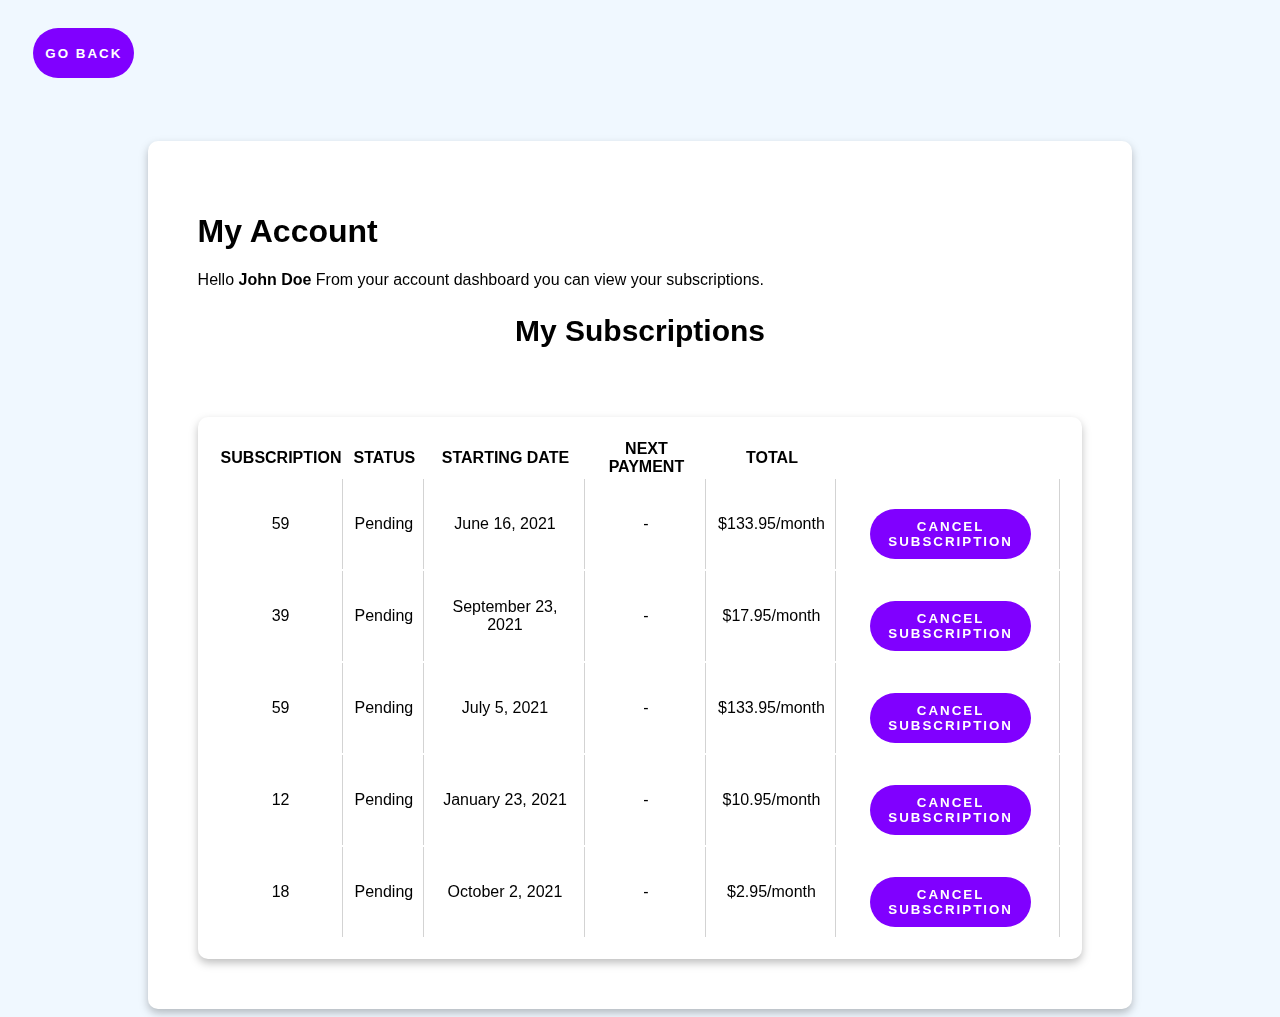
<file: Mounir/subscription.html>
<!DOCTYPE html>
<html>
<head>
    <title>My Accounts</title>
    
    <link rel="stylesheet" href="mystyle.css">
</head>
<body>
    <header>
        <div>
            <button type="button" onclick="location.href='../index.html';" style="width: 8%;">Go back</button>
        </div>
    </header>
    <div class="mainContainer">
        <h1>My Account</h1>

        <p>Hello <b>John Doe</b> From your account dashboard you can view your subscriptions.</p>
        <h2>My Subscriptions</h2>

        <div class="containerPlans">
            <div class="plans">

                <table id="data_table">
                    <thead>
                    <tr>
                    <th>SUBSCRIPTION</th>
                    <th>STATUS</th>
                    <th>STARTING DATE</th>
                    <th>NEXT PAYMENT</th>
                    <th>TOTAL</th>
                    <th></th>
                    </tr>
                    </thead>
                    <tbody>
                    <tr>
                    <td>59</td>
                    <td>Pending</td>
                    <td>June 16, 2021</td>
                    <td>-</td>
                    <td>$133.95/month</td>
                    <td>
                        <button type="button" onclick="SomeDeleteRowFunction(this)"> Cancel subscription </button> 
                    </td>
                    </tr>
                    <tr>
                        <td>39</td>
                        <td>Pending</td>
                        <td>September 23, 2021</td>
                        <td>-</td>
                        <td>$17.95/month</td>
                        <td>
                            <button type="button" onclick="SomeDeleteRowFunction(this)"> Cancel subscription </button> 
                        </td>
                    </tr>
                    <tr>
                    <td>59</td>
                    <td>Pending</td>
                    <td>July 5, 2021</td>
                    <td>-</td>
                    <td>$133.95/month</td>
                    <td>
                        <button type="button" onclick="SomeDeleteRowFunction(this)"> Cancel subscription </button> 
                    </td>
                    </tr>
                    <tr>
                        <td>12</td>
                        <td>Pending</td>
                        <td>January 23, 2021</td>
                        <td>-</td>
                        <td>$10.95/month</td>
                        <td>
                            <button type="button" onclick="SomeDeleteRowFunction(this)"> Cancel subscription </button> 
                        </td>
                    </tr>
                    <tr>
                        <td>18</td>
                        <td>Pending</td>
                        <td>October 2, 2021</td>
                        <td>-</td>
                        <td>$2.95/month</td>
                        <td>
                            <button type="button" onclick="SomeDeleteRowFunction(this)"> Cancel subscription </button> 
                        </td>
                    </tr>
                    </tbody>
                </table>
            </div>
        </div>
    </div>
    <script src="functions.js" type="text/javascript"></script>
</body>
</html>
</file>
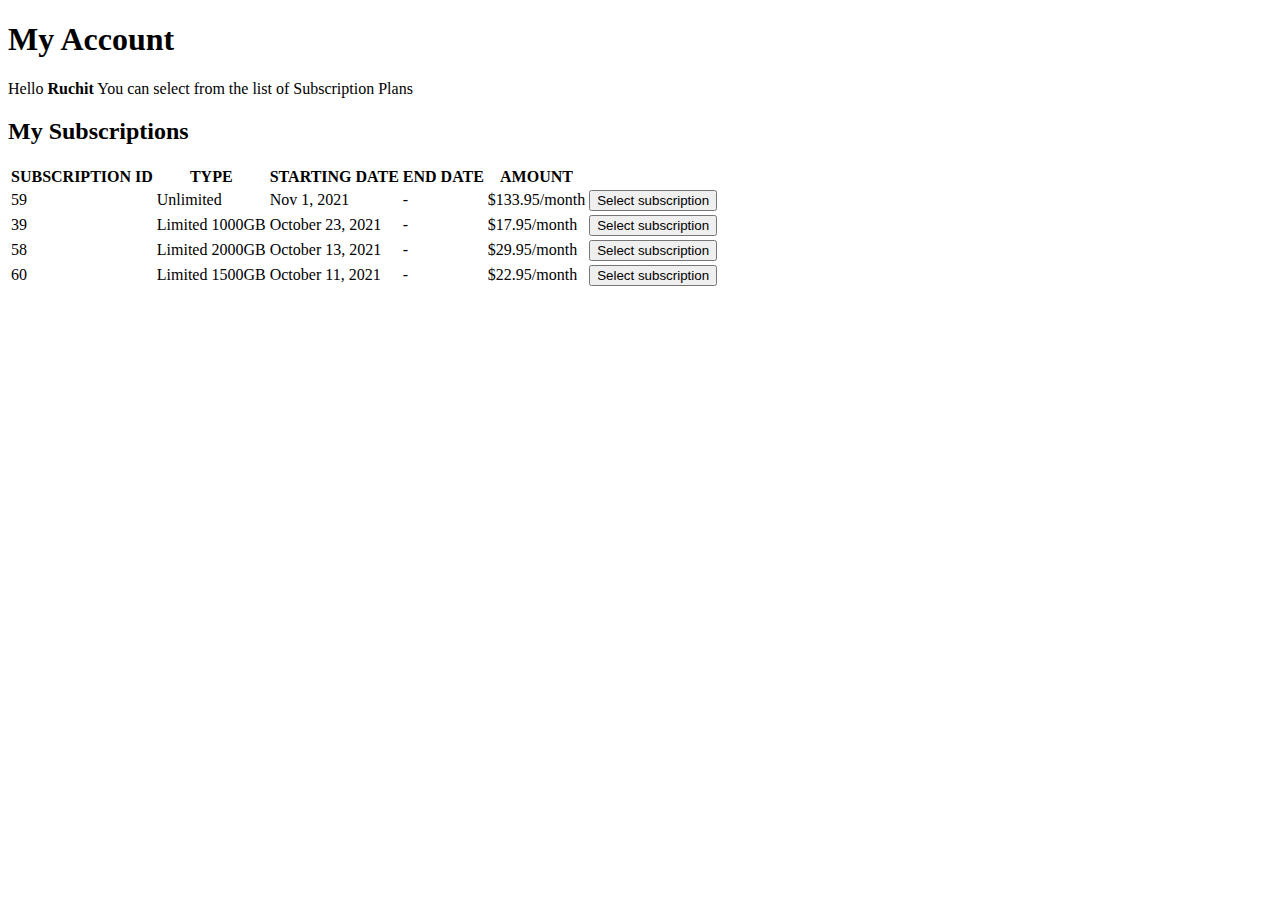
<file: Ruchit/selectSubscription.html>
<!DOCTYPE html>
<html>
<body>

<h1>My Account</h1>

<p> Hello <b>Ruchit</b> You can select from the list of Subscription Plans</p>

<h2>My Subscriptions</h2>

<table>
    <thead>
    <tr>
    <th>SUBSCRIPTION ID</th>
    <th>TYPE</th>
    <th>STARTING DATE</th>
    <th>END DATE</th>
    <th>AMOUNT</th>
    <th></th>
    </tr>
    </thead>
    <tbody>
    <tr>
    <td>59</td>
    <td>Unlimited</td>
    <td>Nov 1, 2021</td>
    <td>-</td>
    <td>$133.95/month</td>
    <td>
        <button type="button"> Select subscription</button>
    </td>
    </tr>
    <tr>
        <td>39</td>
        <td>Limited 1000GB</td>
        <td>October 23, 2021</td>
        <td>-</td>
        <td>$17.95/month</td>
        <td>
            <button type="button"> Select subscription</button>
        </td>
        </tr>

        <tr>
            <td>58</td>
            <td>Limited 2000GB</td>
            <td>October 13, 2021</td>
            <td>-</td>
            <td>$29.95/month</td>
            <td>
                <button type="button"> Select subscription</button>
            </td>
         <tr>
                <td>60</td>
                <td>Limited 1500GB</td>
                <td>October 11, 2021</td>
                <td>-</td>
                <td>$22.95/month</td>
                <td>
                    <button type="button"> Select subscription</button>
                </td>
    </tbody>

</table>

</body>
</html>
</file>
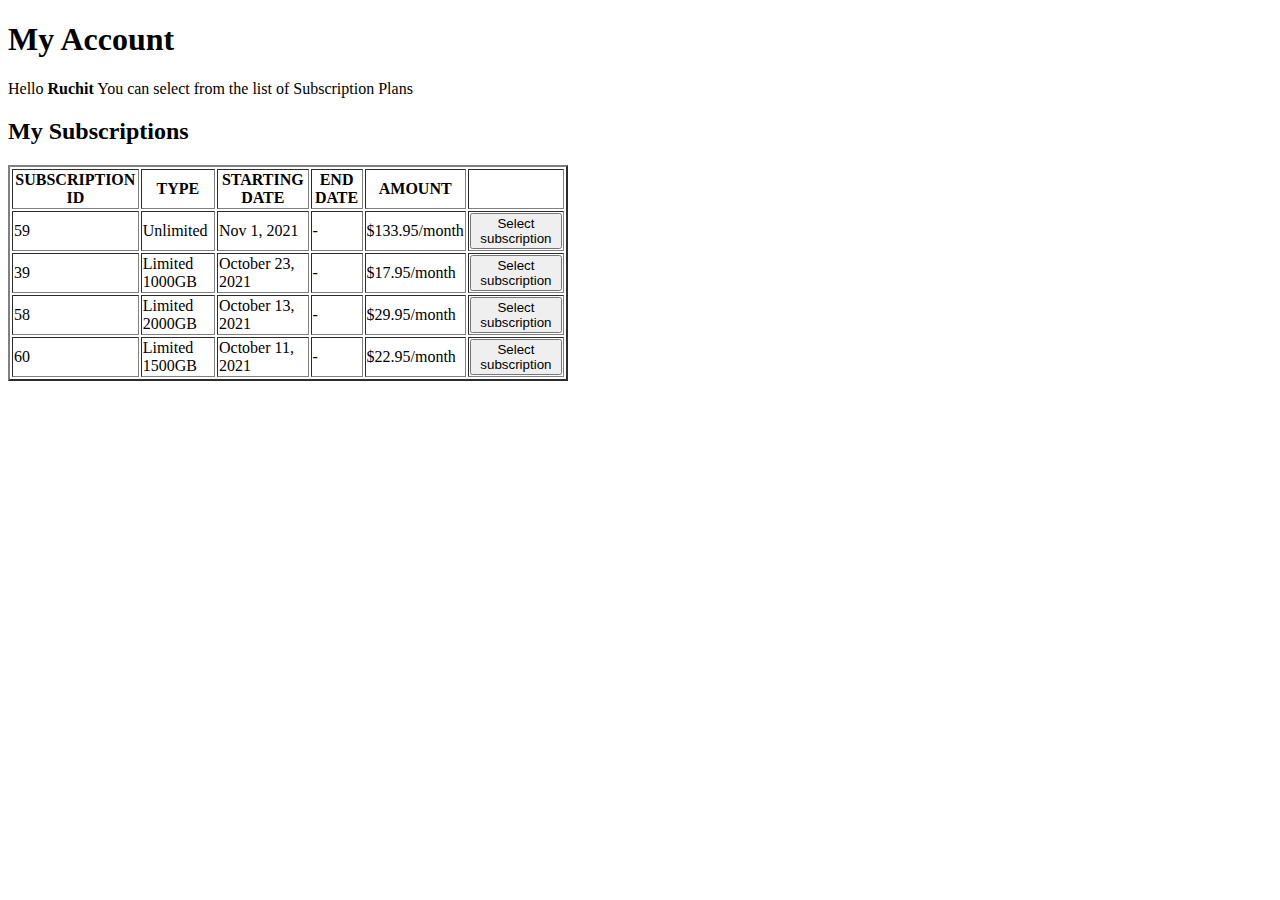
<file: Ruchit/selectSubscription1.html>
<!DOCTYPE html>
<html>
<body>

<h1>My Account</h1>

<p> Hello <b>Ruchit</b> You can select from the list of Subscription Plans</p>

<h2>My Subscriptions</h2>

<table>
    <table style="width: 560px; height: 81px;" border="2">
    <thead>
    <tr>
    <th>SUBSCRIPTION ID</th>
    <th>TYPE</th>
    <th>STARTING DATE</th>
    <th>END DATE</th>
    <th>AMOUNT</th>
    <th></th>
    </tr>
    </thead>
    <tbody>
    <tr>
    <td>59</td>
    <td>Unlimited</td>
    <td>Nov 1, 2021</td>
    <td>-</td>
    <td>$133.95/month</td>
    <td>
        <button type="button"> Select subscription</button>
    </td>
    </tr>
    <tr>
        <td>39</td>
        <td>Limited 1000GB</td>
        <td>October 23, 2021</td>
        <td>-</td>
        <td>$17.95/month</td>
        <td>
            <button type="button"> Select subscription</button>
        </td>
        </tr>

        <tr>
            <td>58</td>
            <td>Limited 2000GB</td>
            <td>October 13, 2021</td>
            <td>-</td>
            <td>$29.95/month</td>
            <td>
                <button type="button"> Select subscription</button>
            </td>
         <tr>
                <td>60</td>
                <td>Limited 1500GB</td>
                <td>October 11, 2021</td>
                <td>-</td>
                <td>$22.95/month</td>
                <td>
                    <button type="button"> Select subscription</button>
                </td>
    </tbody>

</table>

</body>
</html>
</file>
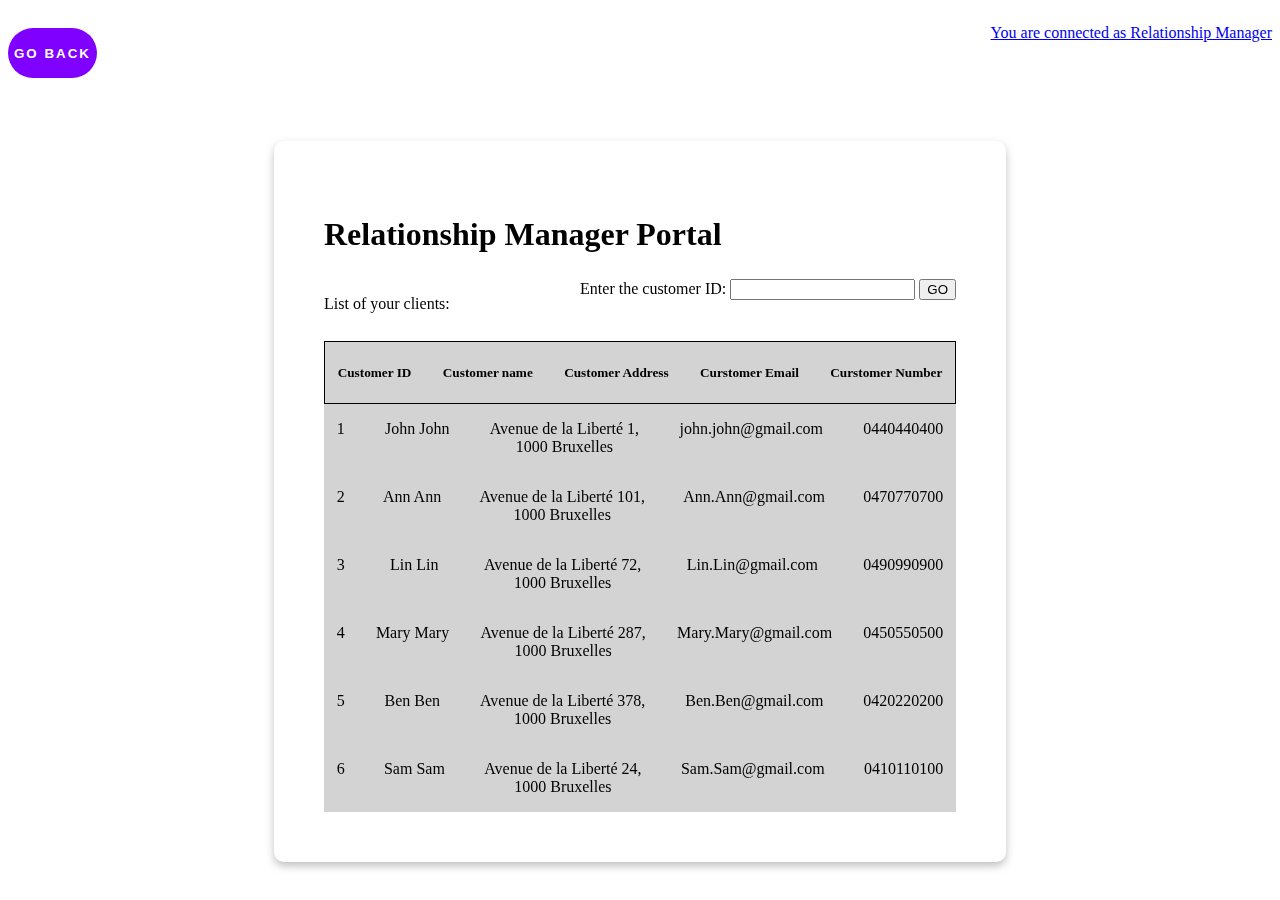
<file: Theodora/showManager.html>
<!DOCTYPE html>
<html lang="en">
<head>
    <meta charset="UTF-8">
    <meta http-equiv="X-UA-Compatible" content="IE=edge">
    <meta name="viewport" content="width=device-width, initial-scale=1.0">
    <title>Customers Subscriptions</title>
    <link rel="stylesheet" href="public/css/style.css">
</head>
<body>
    
    <header>
        <div>
            <button type="button" onclick="location.href='../index.html';">Go back</button>
            <a href="showSubCustomer.html"><p>You are connected as Relationship Manager</p></a>
        </div>
    </header>
        
    <section class="mainContainer">
        <div class="titlePage">
            <h1>Relationship Manager Portal</h1>
        </div>

        <div class="bigDivContent">
            <div class="pageContent pageManager">
                <div><p>List of your clients:</p></div>
                <div>
                    <form action="">
                        <label for="">Enter the customer ID:</label>
                        <input type="number" name="customerId" id="input">
                        <button id="formBtn">GO</button>
                    </form>
                </div>

            </div>
            <!-- details -->
            <div class="display div2">
                <div class="col">
                    <h5>Customer ID</h5>
                    <h5>Customer name</h5>
                    <h5>Customer Address</h5>
                    <h5>Curstomer Email</h5>
                    <h5>Curstomer Number</h5>
                </div>
                <div class="col customer1">
                    <p>1</p>
                    <p>John John</p>
                    <p>Avenue de la Liberté 1, <br> 1000 Bruxelles</p>
                    <p>john.john@gmail.com</p>
                    <p>0440440400</p>
                </div>
                <div class="col customer2">
                    <p>2</p>
                    <p>Ann Ann</p>
                    <p>Avenue de la Liberté 101, <br> 1000 Bruxelles</p>
                    <p>Ann.Ann@gmail.com</p>
                    <p>0470770700</p>
                </div>
                <div class="col customer3">
                    <p>3</p>
                    <p>Lin Lin</p>
                    <p>Avenue de la Liberté 72, <br> 1000 Bruxelles</p>
                    <p>Lin.Lin@gmail.com</p>
                    <p>0490990900</p>
                </div>
                <div class="col customer4">
                    <p>4</p>
                    <p>Mary Mary</p>
                    <p>Avenue de la Liberté 287, <br> 1000 Bruxelles</p>
                    <p>Mary.Mary@gmail.com</p>
                    <p>0450550500</p>
                </div>
                <div class="col customer5">
                    <p>5</p>
                    <p>Ben Ben</p>
                    <p>Avenue de la Liberté 378, <br> 1000 Bruxelles</p>
                    <p>Ben.Ben@gmail.com</p>
                    <p>0420220200</p>
                </div>
                <div class="col customer6">
                    <p>6</p>
                    <p>Sam Sam</p>
                    <p>Avenue de la Liberté 24, <br> 1000 Bruxelles</p>
                    <p>Sam.Sam@gmail.com</p>
                    <p>0410110100</p>
                </div>
            </div>
        </div>
    </section>

    <footer>

    </footer>
    <script src="public/js/searchCustomer.js"></script>
</body>
</html>
</file>
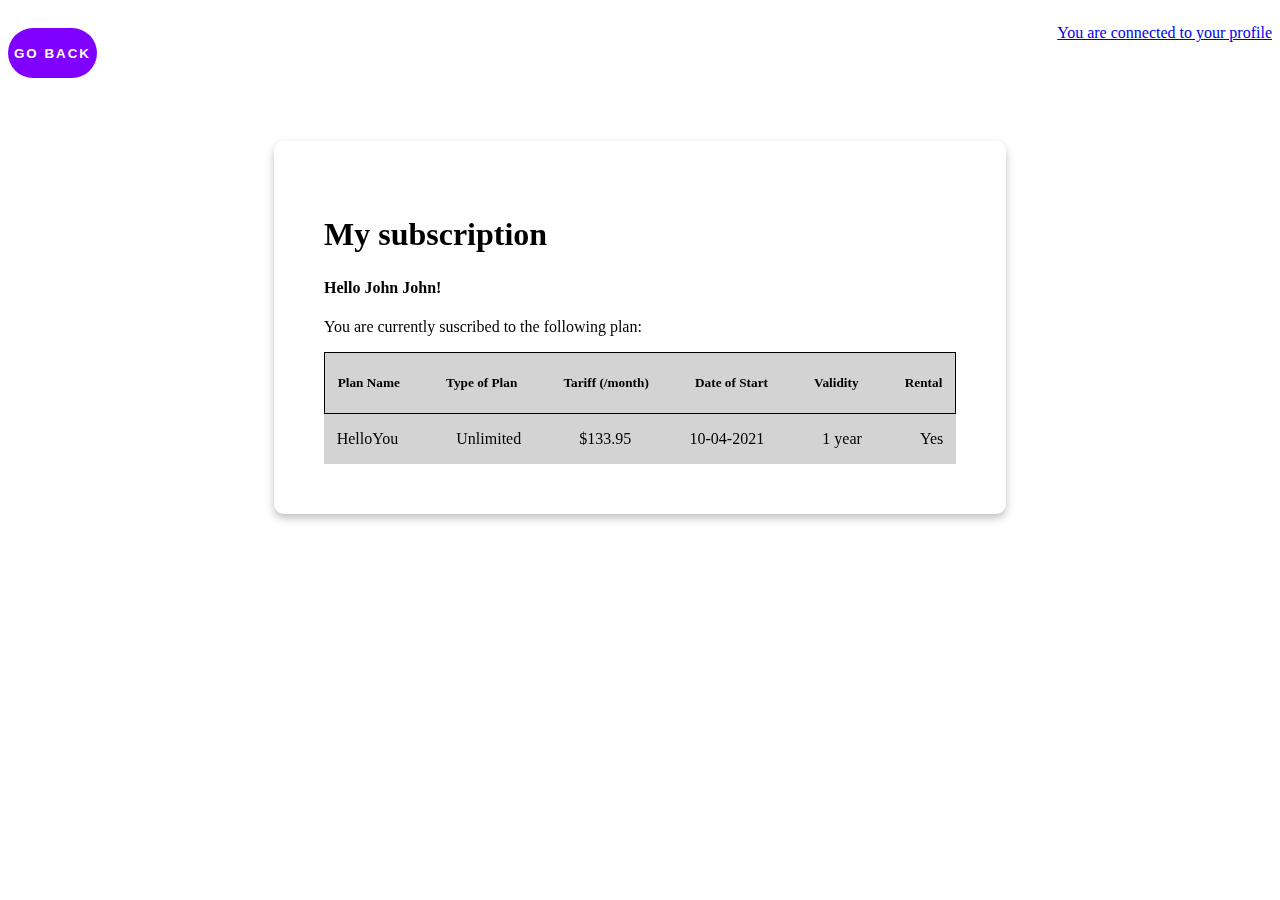
<file: Theodora/showSubCustomer.html>
<!DOCTYPE html>
<html lang="en">
<head>
    <meta charset="UTF-8">
    <meta http-equiv="X-UA-Compatible" content="IE=edge">
    <meta name="viewport" content="width=device-width, initial-scale=1.0">
    <title>My subscription</title>
    <link rel="stylesheet" href="public/css/style.css">
</head>
<body>
    
    <header>
        <div>
            <button type="button" onclick="location.href='../index.html';">Go back</button>
            <a href="showManager.html"><p>You are connected to your profile</p></a>
        </div>
    </header>
        
    <section class="mainContainer">
        <div class="titlePage">
            <h1>My subscription</h1>
        </div>

        <div class="bigDivContent">
            <div class="pageContent">
                <h4>Hello John John!</h4>
                <p>You are currently suscribed to the following plan:</p>
            </div>
            <!-- details -->
            <div class="display div2">
                <div class="col">
                    <h5>Plan Name</h5>
                    <h5>Type of Plan</h5>
                    <h5>Tariff (/month)</h5>
                    <h5>Date of Start</h5>
                    <h5>Validity</h5>
                    <h5>Rental</h5>
                </div>
                <div class="col">
                    <p>HelloYou</p>
                    <p>Unlimited</p>
                    <p>$133.95</p>
                    <p>10-04-2021</p>
                    <p>1 year</p>
                    <p>Yes</p>
                </div>
                <!-- <div class="col">
                    <p>//planName//</p>
                    <p>//typeOfPlan//</p>
                    <p>//tariffRate//</p>
                    <p>//dateOfStart//</p>
                    <p>//validity//</p>
                    <p>//rental//</p>
                </div> -->
                
            </div>
        </div>
    </section>

    <footer>

    </footer>

</body>
</html>
</file>
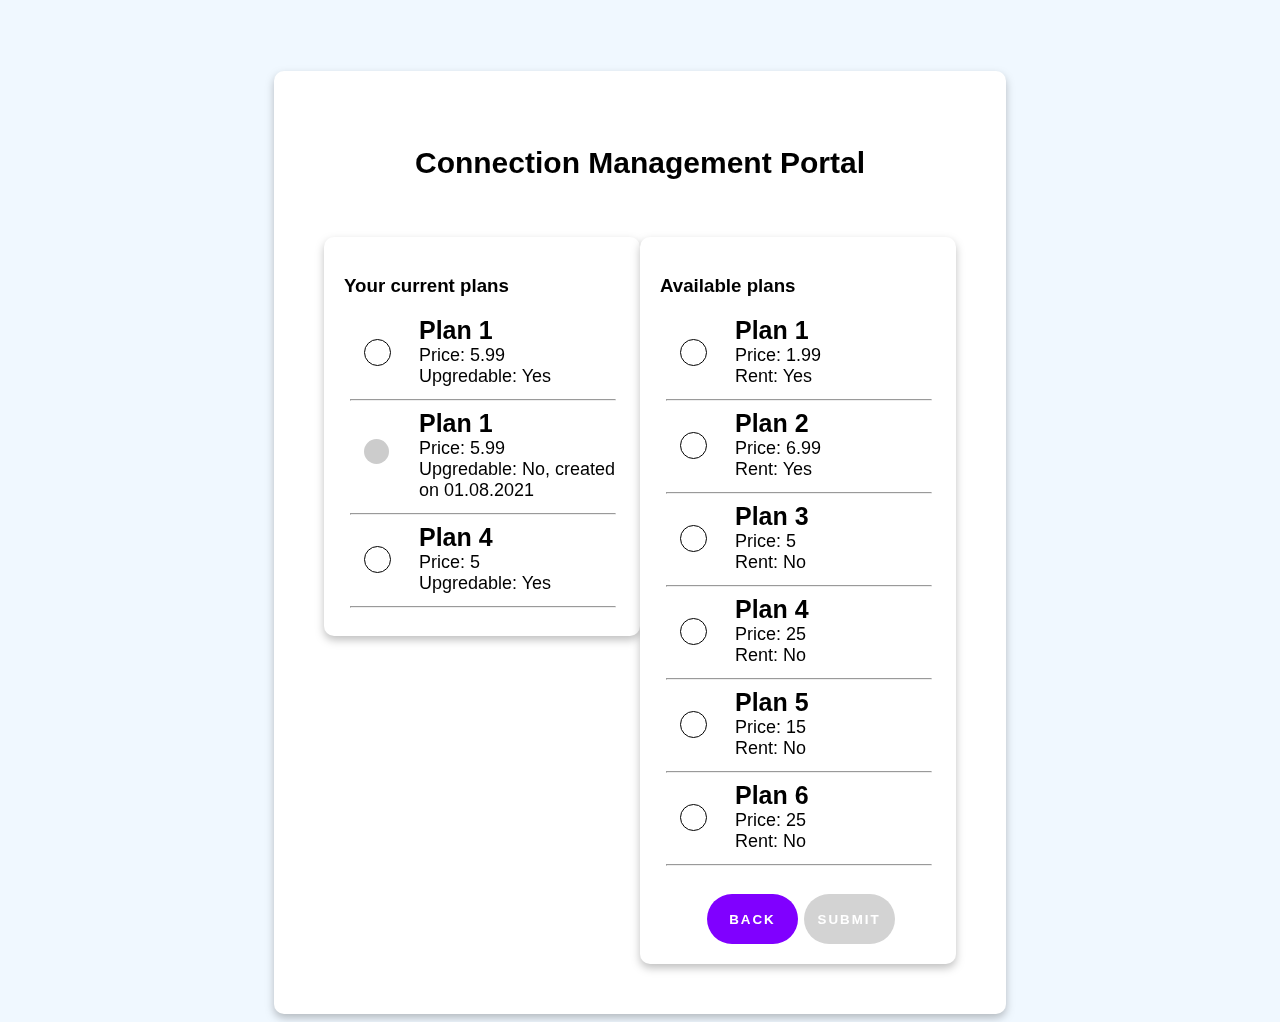
<file: Anjana/Telecom_ChangePlan/WebContent/ChangePlan.html>
<!DOCTYPE html>
<html>
<head>
<meta charset="ISO-8859-1">
<title>Change Plan</title>
<link rel="stylesheet" href="mystyle.css">
<script type="text/javascript" src="ChangePlan.js"></script> 
</head>
<body>
<div class= "mainContainer">
<h2>Connection Management Portal</h2>
<div class = "containerPlans">
<div class = "plans" id ="left">
  <h3>Your current plans</h3>
</div>
<div class = "plans" id = "right">
  <h3>Available plans</h3>
  <form id="form_ChangePlan">
    <div class = "buttons" id="buttons">
  
      
    <button type="button" onclick="location.href='../../../index.html';" id="back">Back</button>
    <button type="submit" id="submit" disabled>Submit</button> 
  </div>
  </form>
</div>
</div>
</body>
</html>

</html>
</file>
<file: Mounir/mystyle.css>
.container {
    display: block;
    position: relative;
    padding-left: 75px;
    margin-bottom: 12px;
    cursor: pointer;
    font-size: 18px;
    -webkit-user-select: none;
    -moz-user-select: none;
    -ms-user-select: none;
    user-select: none;
    font-weight: lighter;
    
  }
  
  .containerPlans{
    width: 100%;
    display: flex;
    justify-content: center;
    align-items: center;
  }
  
  .planName {
    font-size: 25px;
    font-weight: bold;
  }
  
  body{
    background-color: aliceblue;
  }
  
  h2 {
    text-align: center;
    font-family: Arial, Helvetica, sans-serif;
    font-size: 30px;
    font-weight: bold;
  }
  
  .plans{
      padding: 20px;
      display: block;
      position: relative;
      margin:auto;
      width:100%;
      margin-top: 5%;
      border-radius: 10px;
      background-color: rgb(255, 255, 255);
      filter: drop-shadow(0px 4px 4px rgba(0, 0, 0, 0.25));
  }

  table tr td {
    padding: 10px;
    border-right: 1px solid lightgrey;
    text-align: center;
 }
  
  .mainContainer{
    padding: 50px;
    display: block;
    position: relative;
    margin:auto;
    width:70%;
    margin-top: 5%;
    background-color: white;
    border-radius: 10px;
    filter: drop-shadow(0px 4px 4px rgba(0, 0, 0, 0.25));
  }
  
  hr{
    width: 96%;
    text-align: left;
    margin-left: 2%;
  }
  
  .buttons {
    width: 100%;
    display: flex;
    justify-content: center;
    align-items: center;
  }
  
  body {
      font-family: Arial, Helvetica, sans-serif;
      align-items: center;
      align-content: center;
      justify-content: center;
  }
  
  /* Hide the browser's default radio button */
  .container input {
    
    position: absolute;
    opacity: 0;
    cursor: pointer;
    height: 0;
    width: 0;
  }
  
  /* Create radio button */
  .checkmark {
    position: absolute;
    top: 33%;
    left: 20px;
    height: 25px;
    width: 25px;
    border-style: solid;
    border-color: black;
    border-width: 1px;
    background-color: rgb(255, 255, 255);
    border-radius: 50%;
  }
  
  /* colour when button is checked */
  .container input:checked ~ .checkmark {
    border-width: 0ch;
    background-color: #8000ff;
  }
  
  .container input:disabled ~ .checkmark {
    border-width: 0ch;
    background-color: #cccccc;
  }
  
  /* Create the indicator (the dot/circle - hidden when not checked) */
  .checkmark:after {
    content: "";
    position: absolute;
    display: none;
  }
  
  /* Show the indicator (dot/circle) when checked */
  .container input:checked ~ .checkmark:after {
    display: block;
  }
  
  /* Style the indicator (dot/circle) */
  .container .checkmark:after {
    top: 9px;
    left: 9px;
    width: 8px;
    height: 8px;
    border-radius: 50%;
    background: white;
  }
  
  button {
      background: #8000ff;
      color: white;
      margin-top: 20px;
      width: 80%;
      height: 50px;
      border: none;
      font-weight: 750;
      border-radius: 25px;
      letter-spacing: 2px;
      margin-left: 2%;
      text-transform: uppercase;
      cursor: pointer;
  }
  
  button:disabled{
    background-color: lightgrey;
  }
</file>
<file: Theodora/public/css/style.css>
/* Customer */

header div{
    display: flex;
    justify-content: space-between;
}
header div button {
    background: #8000ff;
    color: white;
    margin-top: 20px;
    width: auto;
    height: 50px;
    border: none;
    font-weight: 750;
    border-radius: 25px;
    letter-spacing: 2px;
    text-transform: uppercase;
    cursor: pointer;
}

.mainContainer{
    padding: 50px;
    display: block;
    position: relative;
    margin:auto;
    width:50%;
    margin-top: 5%;
    background-color: white;
    border-radius: 10px;
    filter: drop-shadow(0px 4px 4px rgba(0, 0, 0, 0.25));
  }

.titlePage{
    margin: 4% 0%;
}
.pageContent{
    margin-bottom: 2%;
}

.display{
    display: flex;
    flex-direction: column;
    background-color: lightgray;
}
.col{
    display: flex;
    justify-content: space-between;
    text-align: center;
    padding: 0% 2%;
}
.col:first-child{
    border: 1px black solid;
}
th{
    border: 2px black solid;
    padding: 0%;
    
}

/* Relationship Manager */
.pageManager{
    display: flex;
    justify-content: space-between;
}
</file>
<file: Anjana/Telecom_ChangePlan/WebContent/mystyle.css>
.container {
  display: block;
  position: relative;
  padding-left: 75px;
  margin-bottom: 12px;
  cursor: pointer;
  font-size: 18px;
  -webkit-user-select: none;
  -moz-user-select: none;
  -ms-user-select: none;
  user-select: none;
  font-weight: lighter;
  
}

.containerPlans{
  width: 100%;
  display: flex;
  justify-content: center;
  align-items: center;
}

.planName {
  font-size: 25px;
  font-weight: bold;
}

body{
  background-color: aliceblue;
}

h2 {
  text-align: center;
  font-family: Arial, Helvetica, sans-serif;
  font-size: 30px;
  font-weight: bold;
}

.plans{
    padding: 20px;
    display: block;
    position: relative;
    margin:auto;
    width:45%;
    margin-top: 5%;
    border-radius: 10px;
    background-color: rgb(255, 255, 255);
    filter: drop-shadow(0px 4px 4px rgba(0, 0, 0, 0.25));
}

.mainContainer{
  padding: 50px;
  display: block;
  position: relative;
  margin:auto;
  width:50%;
  margin-top: 5%;
  background-color: white;
  border-radius: 10px;
  filter: drop-shadow(0px 4px 4px rgba(0, 0, 0, 0.25));
}

hr{
  width: 96%;
  text-align: left;
  margin-left: 2%;
}

.buttons {
  width: 100%;
  display: flex;
  justify-content: center;
  align-items: center;
}

body {
    font-family: Arial, Helvetica, sans-serif;
    align-items: center;
    align-content: center;
    justify-content: center;
}

/* Hide the browser's default radio button */
.container input {
  
  position: absolute;
  opacity: 0;
  cursor: pointer;
  height: 0;
  width: 0;
}

/* Create radio button */
.checkmark {
  position: absolute;
  top: 33%;
  left: 20px;
  height: 25px;
  width: 25px;
  border-style: solid;
  border-color: black;
  border-width: 1px;
  background-color: rgb(255, 255, 255);
  border-radius: 50%;
}

/* colour when button is checked */
.container input:checked ~ .checkmark {
  border-width: 0ch;
  background-color: #8000ff;
}

.container input:disabled ~ .checkmark {
  border-width: 0ch;
  background-color: #cccccc;
}

/* Create the indicator (the dot/circle - hidden when not checked) */
.checkmark:after {
  content: "";
  position: absolute;
  display: none;
}

/* Show the indicator (dot/circle) when checked */
.container input:checked ~ .checkmark:after {
  display: block;
}

/* Style the indicator (dot/circle) */
.container .checkmark:after {
  top: 9px;
  left: 9px;
  width: 8px;
  height: 8px;
  border-radius: 50%;
  background: white;
}

button {
    background: #8000ff;
    color: white;
    margin-top: 20px;
    width: 33%;
    height: 50px;
    border: none;
    font-weight: 750;
    border-radius: 25px;
    letter-spacing: 2px;
    margin-left: 2%;
    text-transform: uppercase;
    cursor: pointer;
}

button:disabled{
  background-color: lightgrey;
}
</file>
